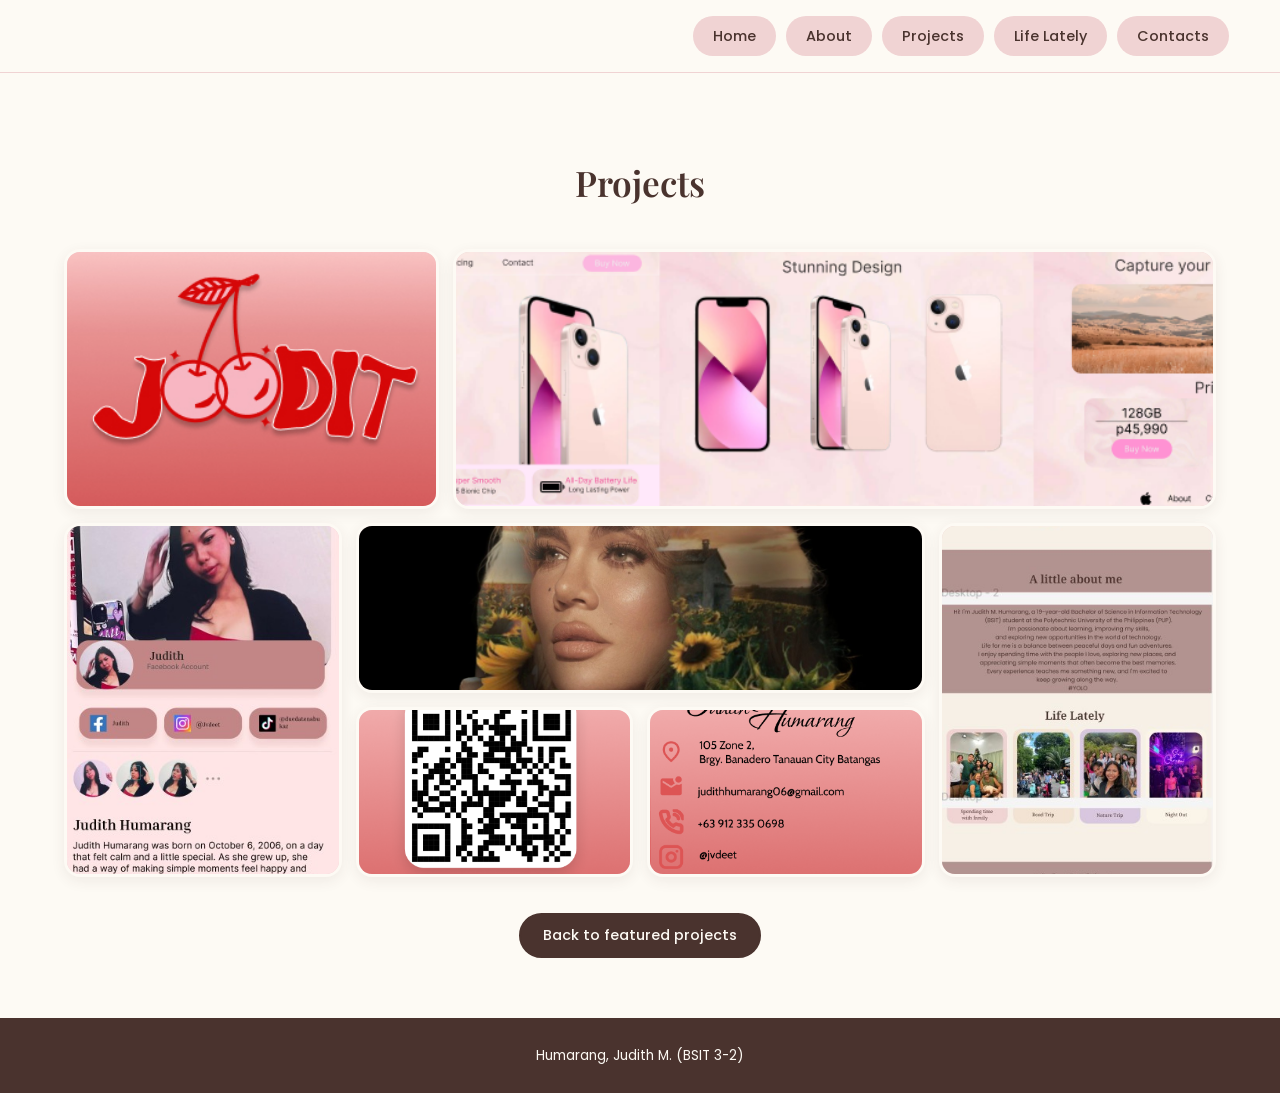
<file: BENTO/index.html>
<!DOCTYPE html>
<html lang="en">
<head>
  <meta charset="UTF-8">
  <meta name="viewport" content="width=device-width, initial-scale=1.0">
  <title>Personal Portfolio | Judith</title>

  <link rel="preconnect" href="https://fonts.googleapis.com">
  <link href="https://fonts.googleapis.com/css2?family=Playfair+Display:ital,wght@0,500;0,600;1,500&family=Poppins:wght@300;400;500;600&display=swap" rel="stylesheet">
  <link rel="stylesheet" href="style.css">
</head>
<body>

  <header class="header">
    <nav class="header__nav">
      <a href="index.html#home" class="nav-btn">Home</a>
      <a href="index.html#about" class="nav-btn">About</a>
      <a href="index.html#featured" class="nav-btn">Projects</a>
      <a href="index.html#life-lately" class="nav-btn">Life Lately</a>
      <a href="index.html#contacts" class="nav-btn">Contacts</a>
    </nav>
  </header>

  <!-- PROJECTS GALLERY -->
  <section class="projects-section" id="projects">
    <h2 class="section-title">Projects</h2>

    <div class="bento">
    <figure class="bento__item bento__item--1">
      <img src="output1.jpg" alt="Output 1">
    </figure>

    <figure class="bento__item bento__item--2">
      <img src="output2.jpg" alt="Output 2">
    </figure>

    <figure class="bento__item bento__item--3">
      <img src="output3.jpg" alt="Output 3">
    </figure>

    <figure class="bento__item bento__item--4">
      <img src="output4.jpg" alt="Output 4">
    </figure>

    <figure class="bento__item bento__item--5">
      <img src="output5.jpg" alt="Output 5">
    </figure>

    <figure class="bento__item bento__item--6">
      <img src="output6.jpg" alt="Output 6">
    </figure>

    <figure class="bento__item bento__item--7">
      <img src="output7.jpg" alt="Output 7">
    </figure>
    </div>

    <div class="gallery-back">
      <a href="index.html#featured" class="btn-pill btn-pill--solid">Back to featured projects</a>
    </div>
  </section>

  <footer class="footer">
    <p>Humarang, Judith M. (BSIT 3-2)</p>
  </footer>

</body>
</html>
</file>
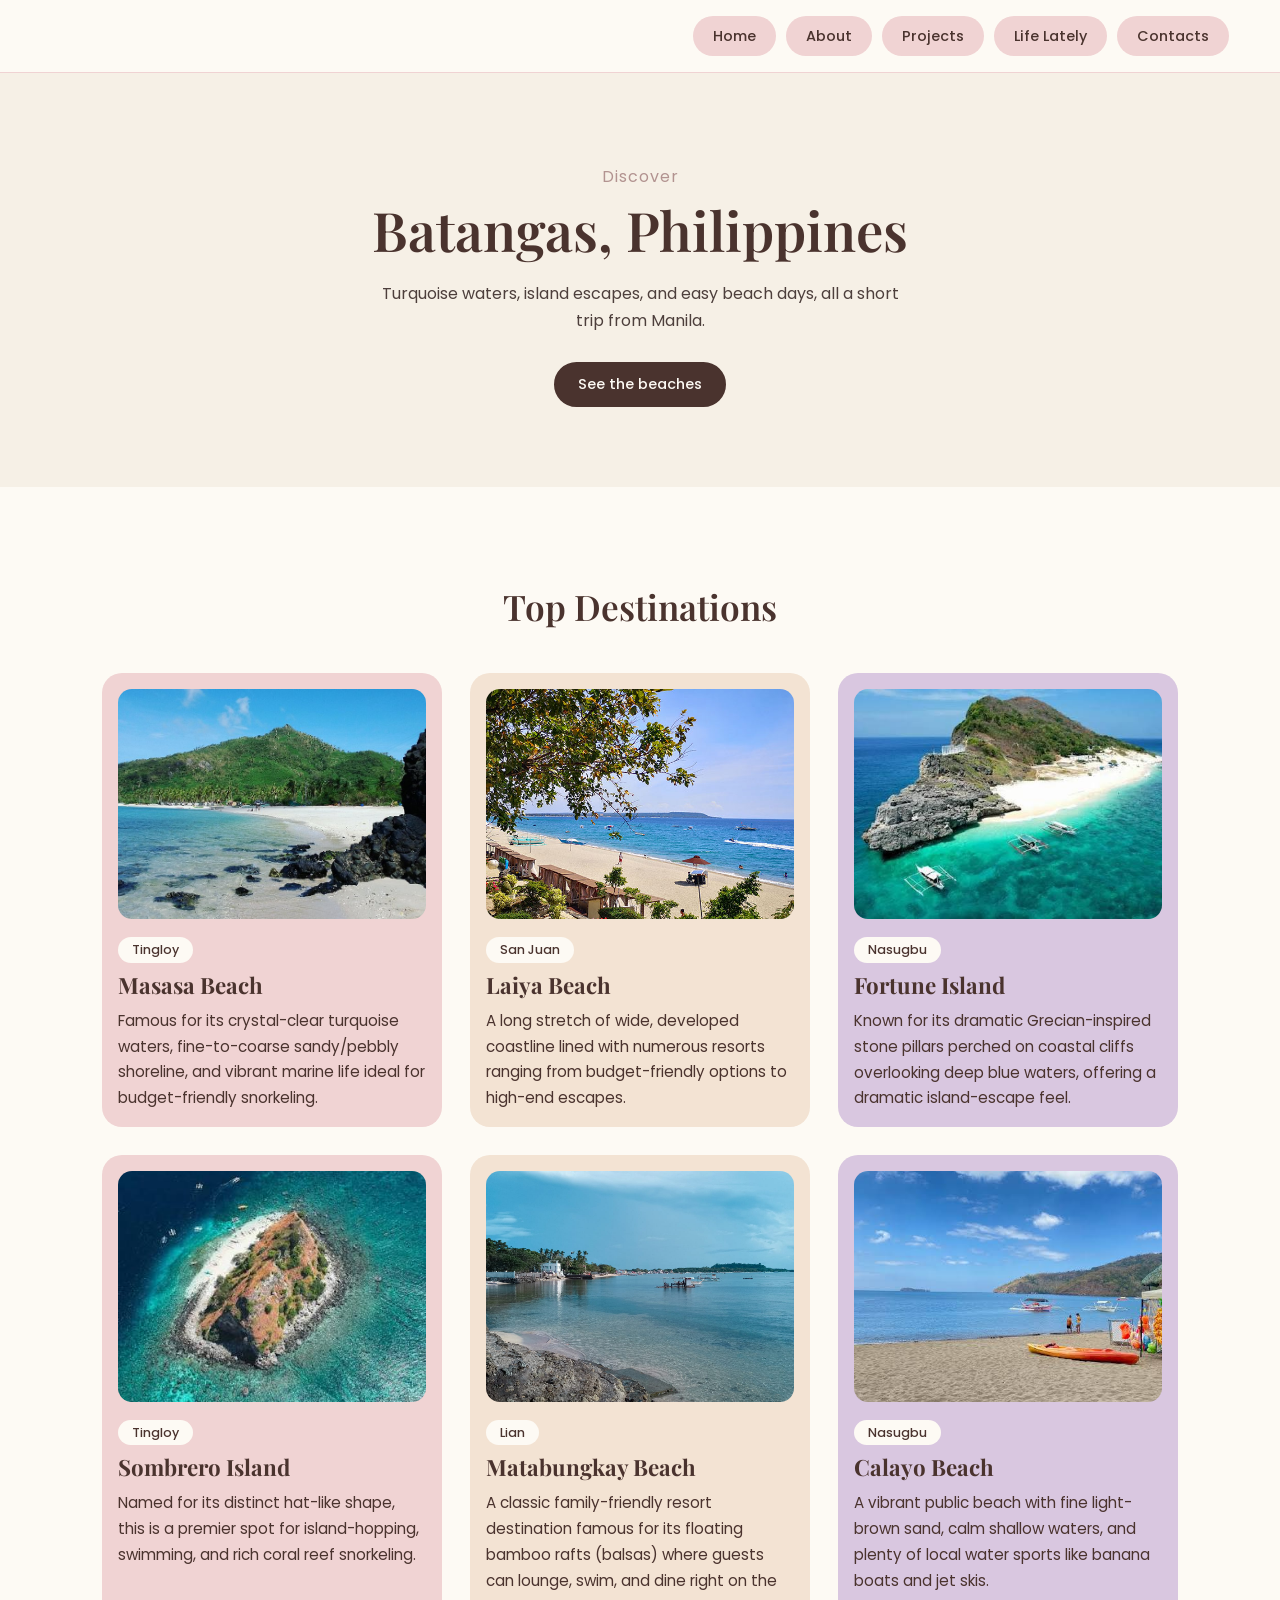
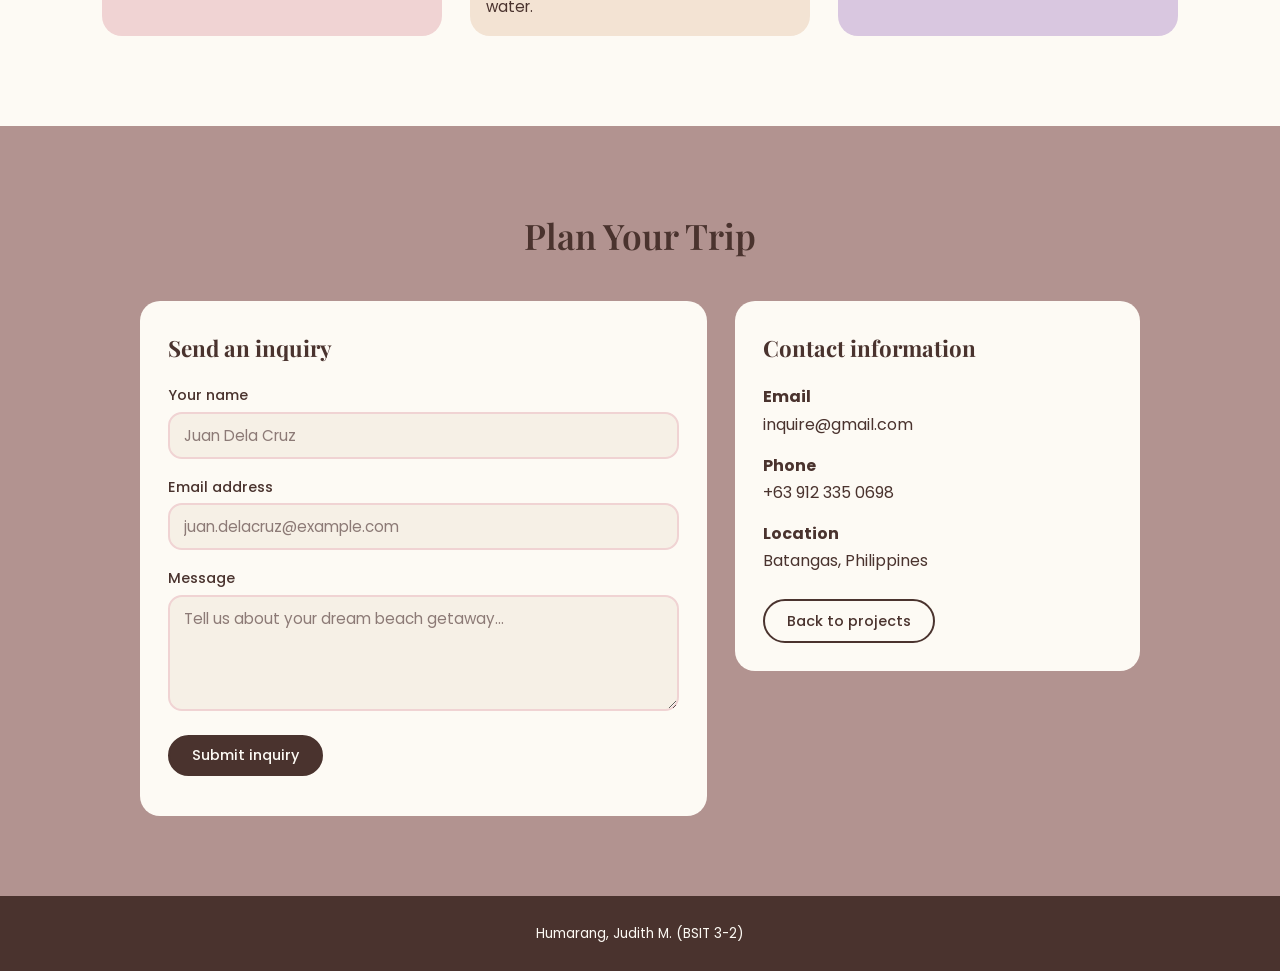
<file: ACT JS/project2.html>
<!DOCTYPE html>
<html lang="en">
<head>
  <meta charset="UTF-8">
  <meta name="viewport" content="width=device-width, initial-scale=1.0">
  <title>Discover Batangas | Judith</title>

  <link rel="preconnect" href="https://fonts.googleapis.com">
  <link href="https://fonts.googleapis.com/css2?family=Playfair+Display:ital,wght@0,500;0,600;1,500&family=Poppins:wght@300;400;500;600&display=swap" rel="stylesheet">
  <link rel="stylesheet" href="project2.css">
</head>
<body>

  <header class="header">
    <nav class="header__nav">
      <a href="index.html#home" class="nav-btn">Home</a>
      <a href="index.html#about" class="nav-btn">About</a>
      <a href="index.html#featured" class="nav-btn">Projects</a>
      <a href="index.html#life-lately" class="nav-btn">Life Lately</a>
      <a href="index.html#contacts" class="nav-btn">Contacts</a>
    </nav>
  </header>

  <section class="hero">
    <p class="eyebrow">Discover</p>
    <h1>Batangas, Philippines</h1>
    <p class="hero__desc">Turquoise waters, island escapes, and easy beach days, all a short trip from Manila.</p>
    <a href="#destinations" class="btn-pill btn-pill--solid">See the beaches</a>
  </section>

  <section class="destinations" id="destinations">
    <h2 class="section-title">Top Destinations</h2>
    <div class="spots">
      <article class="spot">
        <img src="masasa.jpg" alt="Masasa Beach, Tingloy">
        <div class="spot__body">
          <span class="place">Tingloy</span>
          <h3>Masasa Beach</h3>
          <p>Famous for its crystal-clear turquoise waters, fine-to-coarse sandy/pebbly shoreline, and vibrant marine life ideal for budget-friendly snorkeling.</p>
        </div>
      </article>

      <article class="spot">
        <img src="laiya.jpg" alt="Laiya Beach, San Juan">
        <div class="spot__body">
          <span class="place">San Juan</span>
          <h3>Laiya Beach</h3>
          <p>A long stretch of wide, developed coastline lined with numerous resorts ranging from budget-friendly options to high-end escapes.</p>
        </div>
      </article>

      <article class="spot">
        <img src="fortune.jpg" alt="Fortune Island, Nasugbu">
        <div class="spot__body">
          <span class="place">Nasugbu</span>
          <h3>Fortune Island</h3>
          <p>Known for its dramatic Grecian-inspired stone pillars perched on coastal cliffs overlooking deep blue waters, offering a dramatic island-escape feel.</p>
        </div>
      </article>

      <article class="spot">
        <img src="sombrero.jpg" alt="Sombrero Island, Tingloy">
        <div class="spot__body">
          <span class="place">Tingloy</span>
          <h3>Sombrero Island</h3>
          <p>Named for its distinct hat-like shape, this is a premier spot for island-hopping, swimming, and rich coral reef snorkeling.</p>
        </div>
      </article>

      <article class="spot">
        <img src="matabungkay.jpg" alt="Matabungkay Beach, Lian">
        <div class="spot__body">
          <span class="place">Lian</span>
          <h3>Matabungkay Beach</h3>
          <p>A classic family-friendly resort destination famous for its floating bamboo rafts (balsas) where guests can lounge, swim, and dine right on the water.</p>
        </div>
      </article>

      <article class="spot">
        <img src="calayo.jpg" alt="Calayo Beach, Nasugbu">
        <div class="spot__body">
          <span class="place">Nasugbu</span>
          <h3>Calayo Beach</h3>
          <p>A vibrant public beach with fine light-brown sand, calm shallow waters, and plenty of local water sports like banana boats and jet skis.</p>
        </div>
      </article>
    </div>
  </section>

  <section class="plan" id="contact">
    <h2 class="section-title">Plan Your Trip</h2>

    <div class="plan__grid">
      <form class="plan__form" id="inquiry">
        <h3>Send an inquiry</h3>

        <label for="name">Your name</label>
        <input type="text" id="name" required placeholder="Juan Dela Cruz">

        <label for="email">Email address</label>
        <input type="email" id="email" required placeholder="juan.delacruz@example.com">

        <label for="message">Message</label>
        <textarea id="message" rows="4" required placeholder="Tell us about your dream beach getaway..."></textarea>

        <button type="submit" class="btn-pill btn-pill--solid">Submit inquiry</button>
        <p class="form-note" id="form-note" role="status"></p>
      </form>

      <div class="plan__info">
        <h3>Contact information</h3>
        <ul>
          <li><strong>Email</strong><span>inquire@gmail.com</span></li>
          <li><strong>Phone</strong><span>+63 912 335 0698</span></li>
          <li><strong>Location</strong><span>Batangas, Philippines</span></li>
        </ul>
        <a href="index.html#featured" class="btn-pill btn-pill--ghost">Back to projects</a>
      </div>
    </div>
  </section>

  <footer class="footer">
    <p>Humarang, Judith M. (BSIT 3-2)</p>
  </footer>

  <script>
    document.getElementById('inquiry').addEventListener('submit', function (e) {
      e.preventDefault();
      document.getElementById('form-note').textContent = 'Thanks! Your inquiry was noted. We’ll get back to you soon.';
      e.target.reset();
    });
  </script>
</body>
</html>
</file>
<file: BENTO/style.css>
/* ===== COLOR PALETTE ===== */
:root {
  --cream: #f6f0e6;
  --paper: #fdfaf4;
  --mauve: #b29390;
  --brown: #4a332e;
  --pink: #f0d3d3;
  --beige: #f3e3d3;
  --lilac: #d9c7e0;
}

/* ===== GENERAL ===== */
* {
  margin: 0;
  padding: 0;
  box-sizing: border-box;
}

html {
  scroll-behavior: smooth;
  scroll-padding-top: 90px;
}

body {
  font-family: 'Poppins', sans-serif;
  color: var(--brown);
  background: var(--paper);
  line-height: 1.7;
}

h2 {
  font-family: 'Playfair Display', serif;
}

img {
  max-width: 100%;
  display: block;
}

/* ===== HEADER ===== */
.header {
  position: sticky;
  top: 0;
  z-index: 100;
  display: flex;
  align-items: center;
  justify-content: flex-end;
  width: 100%;
  padding: 16px 4%;
  background: rgba(253, 250, 244, 0.95);
  backdrop-filter: blur(8px);
  border-bottom: 1px solid var(--pink);
}

.header__nav {
  display: flex;
  align-items: center;
  justify-content: flex-end;
  flex-wrap: wrap;
  gap: 10px;
}

.nav-btn {
  display: inline-block;
  background: var(--pink);
  color: var(--brown);
  text-decoration: none;
  padding: 8px 20px;
  border-radius: 50px;
  font-size: 0.9rem;
  font-weight: 500;
  transition: transform 0.2s, background 0.2s, color 0.2s;
}

.nav-btn:hover {
  background: var(--brown);
  color: var(--paper);
  transform: translateY(-2px);
}

/* ===== SECTION TITLE ===== */
.section-title {
  font-size: 2.2rem;
  font-weight: 600;
  text-align: center;
  margin-bottom: 36px;
}

/* ===== PROJECTS SECTION ===== */
.projects-section {
  padding: 80px 5% 60px;
  background: var(--paper);
}

/* ===== BENTO GRID ===== */
.bento {
  max-width: 1200px;
  margin: 0 auto;
  display: grid;
  grid-template-columns: repeat(12, minmax(0, 1fr));
  grid-template-rows: 260px 170px 170px;
  gap: 14px;
}

.bento__item {
  margin: 0;
  position: relative;
  overflow: hidden;
  min-width: 0;
  border: 3px solid var(--paper);
  border-radius: 16px;
  background: var(--pink);
  box-shadow: 0 4px 14px rgba(74, 51, 46, 0.08);
}

.bento__item img {
  position: absolute;
  inset: 0;
  width: 100%;
  height: 100%;
  object-fit: cover;
  transition: transform 0.4s ease;
}

.bento__item:hover img {
  transform: scale(1.04);
}

/* position of each tile */
.bento__item--1 { grid-column: 1 / 5;   grid-row: 1; }
.bento__item--2 { grid-column: 5 / 13;  grid-row: 1; }
.bento__item--3 { grid-column: 1 / 4;   grid-row: 2 / 4; }
.bento__item--4 { grid-column: 4 / 10;  grid-row: 2; }
.bento__item--5 { grid-column: 4 / 7;   grid-row: 3; }
.bento__item--6 { grid-column: 7 / 10;  grid-row: 3; }
.bento__item--7 { grid-column: 10 / 13; grid-row: 2 / 4; }

/* ===== BACK BUTTON ===== */
.gallery-back {
  display: flex;
  justify-content: center;
  margin-top: 36px;
}

.btn-pill {
  display: inline-block;
  text-decoration: none;
  font-size: 0.9rem;
  font-weight: 500;
  padding: 8px 22px;
  border-radius: 50px;
  border: 2px solid var(--brown);
  transition: background 0.2s, color 0.2s;
}

.btn-pill--solid {
  background: var(--brown);
  color: var(--paper);
}

.btn-pill--solid:hover {
  background: transparent;
  color: var(--brown);
}

.btn-pill:focus-visible,
.nav-btn:focus-visible {
  outline: 3px solid var(--mauve);
  outline-offset: 3px;
}

/* ===== FOOTER ===== */
.footer {
  text-align: center;
  padding: 26px 8%;
  background: var(--brown);
  color: var(--paper);
  font-size: 0.85rem;
}

/* ===== MOBILE ===== */
@media (max-width: 768px) {
  .header {
    padding: 12px 4%;
  }

  .header__nav {
    gap: 8px;
  }

  .nav-btn {
    padding: 7px 13px;
    font-size: 0.8rem;
  }

  .projects-section {
    padding: 50px 4% 40px;
  }

  .section-title {
    font-size: 1.9rem;
  }

  .bento {
    grid-template-columns: repeat(2, minmax(0, 1fr));
    grid-template-rows: none;
    grid-auto-rows: 170px;
    gap: 10px;
  }

  .bento__item--1,
  .bento__item--2,
  .bento__item--3,
  .bento__item--4,
  .bento__item--5,
  .bento__item--6,
  .bento__item--7 {
    grid-column: auto;
    grid-row: auto;
  }

  .bento__item--2,
  .bento__item--4 {
    grid-column: 1 / -1;
  }

  .bento__item {
    border-width: 2px;
    border-radius: 10px;
  }
}

@media (max-width: 480px) {
  .header__nav {
    gap: 6px;
  }

  .nav-btn {
    padding: 7px 10px;
    font-size: 0.75rem;
  }

  .section-title {
    font-size: 1.7rem;
  }
}

@media (prefers-reduced-motion: reduce) {
  .bento__item img,
  .nav-btn,
  .btn-pill {
    transition: none;
  }
}
</file>
<file: ACT JS/project2.css>
/* project2.css - Discover Batangas */
:root {
  --cream: #f6f0e6;
  --paper: #fdfaf4;
  --mauve: #b29390;
  --brown: #4a332e;
  --pink: #f0d3d3;
  --beige: #f3e3d3;
  --lilac: #d9c7e0;
}

* { margin: 0; padding: 0; box-sizing: border-box; }

html { scroll-behavior: smooth; scroll-padding-top: 90px; }

body {
  font-family: 'Poppins', sans-serif;
  color: var(--brown);
  background: var(--paper);
  line-height: 1.7;
}

h1, h2, h3 { font-family: 'Playfair Display', serif; }
img { max-width: 100%; display: block; }

/* header */
.header {
  position: sticky; top: 0; z-index: 100;
  display: flex; align-items: center; justify-content: flex-end;
  padding: 16px 4%;
  background: rgba(253, 250, 244, 0.95);
  backdrop-filter: blur(8px);
  border-bottom: 1px solid var(--pink);
}
.header__nav { display: flex; flex-wrap: wrap; justify-content: flex-end; gap: 10px; }
.nav-btn {
  display: inline-block; background: var(--pink); color: var(--brown);
  text-decoration: none; padding: 8px 20px; border-radius: 50px;
  font-size: 0.9rem; font-weight: 500;
  transition: transform 0.2s, background 0.2s, color 0.2s;
}
.nav-btn:hover { background: var(--brown); color: var(--paper); transform: translateY(-2px); }

/* hero */
.hero {
  background: var(--cream);
  text-align: center;
  padding: 90px 8% 80px;
}
.eyebrow { font-size: 1rem; color: var(--mauve); letter-spacing: 1px; margin-bottom: 6px; }
.hero h1 { font-size: 3.4rem; font-weight: 600; line-height: 1.2; margin-bottom: 18px; }
.hero__desc { max-width: 520px; margin: 0 auto 28px; color: #4d3f3c; }

/* buttons */
.btn-pill {
  display: inline-block; text-decoration: none; cursor: pointer;
  font-family: inherit; font-size: 0.9rem; font-weight: 500;
  padding: 8px 22px; border-radius: 50px; border: 2px solid var(--brown);
  transition: background 0.2s, color 0.2s;
}
.btn-pill--solid { background: var(--brown); color: var(--paper); }
.btn-pill--solid:hover { background: transparent; color: var(--brown); }
.btn-pill--ghost { background: transparent; color: var(--brown); }
.btn-pill--ghost:hover { background: var(--brown); color: var(--paper); }
.btn-pill:focus-visible, .nav-btn:focus-visible,
input:focus-visible, textarea:focus-visible { outline: 3px solid var(--mauve); outline-offset: 3px; }

/* titles */
.section-title { font-size: 2.2rem; font-weight: 600; text-align: center; margin-bottom: 36px; }

/* destinations */
.destinations { padding: 90px 8%; background: var(--paper); }
.spots {
  max-width: 1200px; margin: 0 auto;
  display: grid; grid-template-columns: repeat(3, minmax(0, 1fr));
  gap: 28px;
}
.spot {
  display: flex; flex-direction: column;
  padding: 16px; border-radius: 20px;
  transition: transform 0.25s, box-shadow 0.25s;
}
.spot:nth-child(3n+1) { background: var(--pink); }
.spot:nth-child(3n+2) { background: var(--beige); }
.spot:nth-child(3n)   { background: var(--lilac); }
.spot:hover { transform: translateY(-5px); box-shadow: 0 10px 24px rgba(74, 51, 46, 0.10); }
.spot img { width: 100%; aspect-ratio: 4 / 3; object-fit: cover; border-radius: 14px; margin-bottom: 16px; }
.place {
  display: inline-block; background: var(--paper);
  font-size: 0.78rem; font-weight: 500; padding: 2px 14px; border-radius: 50px; margin-bottom: 8px;
}
.spot h3 { font-size: 1.4rem; line-height: 1.3; margin-bottom: 8px; }
.spot p { font-size: 0.95rem; }

/* plan your trip */
.plan { background: var(--mauve); padding: 80px 8%; }
.plan__grid {
  max-width: 1000px; margin: 0 auto;
  display: grid; grid-template-columns: 1.4fr 1fr; gap: 28px; align-items: start;
}
.plan__form, .plan__info { background: var(--paper); border-radius: 20px; padding: 28px; }
.plan h3 { font-size: 1.4rem; margin-bottom: 16px; }
.plan label { display: block; font-size: 0.9rem; font-weight: 500; margin-bottom: 4px; }
.plan input, .plan textarea {
  width: 100%; font-family: inherit; font-size: 0.95rem; color: var(--brown);
  background: var(--cream); border: 2px solid var(--pink); border-radius: 14px;
  padding: 10px 14px; margin-bottom: 16px;
}
.plan textarea { resize: vertical; }
.plan input::placeholder, .plan textarea::placeholder { color: #8c7a76; }
.form-note { margin-top: 12px; font-size: 0.9rem; }
.plan__info ul { list-style: none; margin-bottom: 24px; }
.plan__info li { margin-bottom: 14px; }
.plan__info strong { display: block; }

/* footer */
.footer { text-align: center; padding: 26px 8%; background: var(--brown); color: var(--paper); font-size: 0.85rem; }

/* responsive */
@media (max-width: 1000px) {
  .spots { grid-template-columns: repeat(2, minmax(0, 1fr)); }
}
@media (max-width: 768px) {
  .header { padding: 12px 4%; }
  .header__nav { gap: 8px; }
  .nav-btn { padding: 7px 13px; font-size: 0.8rem; }
  .hero { padding: 60px 6% 50px; }
  .hero h1 { font-size: 2.4rem; }
  .destinations, .plan { padding: 60px 6%; }
  .section-title { font-size: 1.9rem; }
  .plan__grid { grid-template-columns: 1fr; }
}
@media (max-width: 600px) {
  .spots { grid-template-columns: 1fr; }
}
@media (max-width: 480px) {
  .nav-btn { padding: 7px 10px; font-size: 0.75rem; }
}
@media (prefers-reduced-motion: reduce) {
  .spot, .nav-btn, .btn-pill { transition: none; }
}
</file>
